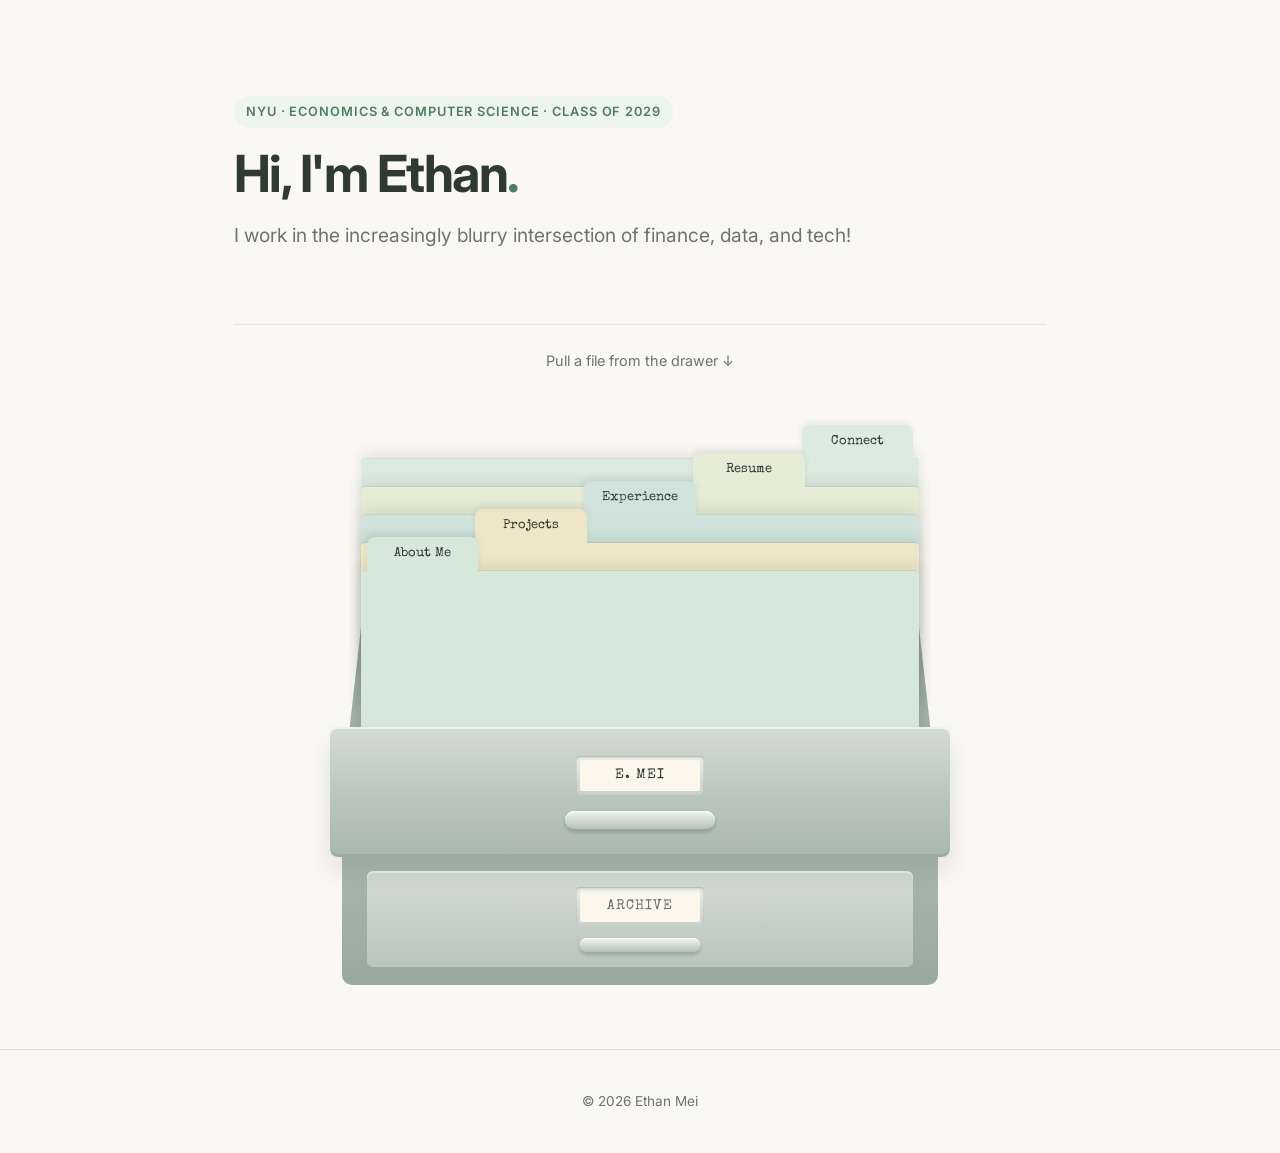
<file: index.html>
<!DOCTYPE html>
<html lang="en">
<head>
  <meta charset="UTF-8">
  <meta name="viewport" content="width=device-width, initial-scale=1.0">
  <title>Ethan Mei</title>
  <meta name="description" content="Ethan Mei — Economics & Computer Science at NYU. Finance, data, and tech.">
  <link rel="preconnect" href="https://fonts.googleapis.com">
  <link rel="preconnect" href="https://fonts.gstatic.com" crossorigin>
  <link href="https://fonts.googleapis.com/css2?family=Inter:wght@400;500;600;700&family=Special+Elite&display=swap" rel="stylesheet">
  <link rel="stylesheet" href="style.css">
</head>
<body>


  <main>

    <section class="hero">
      <p class="eyebrow">NYU · Economics &amp; Computer Science · Class of 2029</p>
      <h1>Hi, I'm Ethan<span class="red">.</span></h1>
      <p class="lead">I work in the increasingly blurry intersection of finance, data, and tech!</p>
    </section>

    
    <section class="cabinet-section">
      <p class="cabinet-hint">Pull a file from the drawer ↓</p>
      <div class="cabinet">
        <div class="drawer">
          <div class="drawer-back"></div>

          <button class="f-in connect" data-open="connect" aria-label="Open Connect with me folder">
            <span class="f-body"></span><span class="f-tab"><span>Connect</span></span>
            <span class="peek">click to open</span>
          </button>
          <button class="f-in resume" data-open="resume" aria-label="Open Resume folder">
            <span class="f-body"></span><span class="f-tab"><span>Resume</span></span>
            <span class="peek">click to open</span>
          </button>
          <button class="f-in exp" data-open="experience" aria-label="Open Experience folder">
            <span class="f-body"></span><span class="f-tab"><span>Experience</span></span>
            <span class="peek">click to open</span>
          </button>
          <button class="f-in proj" data-open="projects" aria-label="Open Projects folder">
            <span class="f-body"></span><span class="f-tab"><span>Projects</span></span>
            <span class="peek">click to open</span>
          </button>
          <button class="f-in about" data-open="about" aria-label="Open About Me folder">
            <span class="f-body"></span><span class="f-tab"><span>About Me</span></span>
            <span class="peek">click to open</span>
          </button>

          <div class="drawer-front">
            <div class="label-holder"><span>E. MEI</span></div>
            <div class="handle"></div>
          </div>
        </div>
        <div class="cabinet-body">
          <div class="closed-drawer">
            <div class="label-holder"><span>ARCHIVE</span></div>
            <div class="handle"></div>
          </div>
        </div>
      </div>
    </section>

  </main>

  <footer>
    <p>© 2026 Ethan Mei</p>
  </footer>

  <div class="overlay" id="overlay">
    <div class="scrim"></div>

    <div class="ofolder about" id="panel-about" role="dialog" aria-label="About Me">
      <div class="o-tab">About Me</div>
      <div class="o-back">
        <button class="close-btn" aria-label="Close folder">×</button>
        <div class="o-paper">

    <section >
      <h1>About Me<span class="red">.</span></h1>
    </section>

    <section id="about">
      <p>
        I'm a sophomore at NYU's College of Arts and Science studying Economics &amp; Computer
        Science. I'm originally from the D.C. area, but I call Toronto, Canada home.
      </p>
      <p>
        I love working on problems that need both a financial and a technical lens. That means
        building datasets from 10-Ks, modeling in Excel and Python, and turning the results into
        a clear investment case.
      </p>
      <p>
        I've also spent years on the entrepreneurial side. I founded an AI education venture that
        reached 100+ teachers across 3 continents, and I've pitched business strategies to
        representatives from Amazon and Walmart.
      </p>
      <p>
        I'm not just a CS and finance nerd! I've been boxing for 4 years, and I love playing the
        violin, lifting, cooking, and watching way too much Formula 1 (go Red Bull).
      </p>
    </section>

    <section id="skills">
      <h2>Education &amp; Skills</h2>

      <div class="item">
        <div class="item-head">
          <h3>New York University, College of Arts and Science</h3>
          <span>Graduating May 2029</span>
        </div>
        <p class="role">B.A. Computer Science &amp; Economics</p>
        <p>Coursework: Data Structures, Calculus II</p>
      </div>

      <div class="item">
        <div class="item-head"><h3>Languages &amp; Libraries</h3></div>
        <ul class="tags" style="margin-top:10px">
          <li>Python</li><li>Java</li><li>Swift</li><li>SQL</li>
          <li>SwiftUI</li>
          <li>Pandas</li><li>XGBoost</li><li>PyTorch</li>
        </ul>
      </div>

      <div class="item">
        <div class="item-head"><h3>Finance &amp; Machine Learning</h3></div>
        <ul class="tags" style="margin-top:10px">
          <li>Excel financial modeling</li><li>DCF</li><li>Three-statement models</li>
          <li>Supervised learning</li><li>Gradient-boosted trees</li>
          <li>Model evaluation (AUC)</li><li>Computer vision</li><li>Statistics</li>
        </ul>
      </div>

      <div class="item">
        <div class="item-head"><h3>Certifications</h3></div>
        <p style="margin-top:6px">
          Supervised Machine Learning: Regression and Classification (Coursera) ·
          Wall Street Prep (accounting, financial statement modeling, DCF)
        </p>
      </div>
    </section>


        </div>
        <div class="o-cover">About Me</div>
      </div>
    </div>

    <div class="ofolder proj" id="panel-projects" role="dialog" aria-label="Projects">
      <div class="o-tab">Projects</div>
      <div class="o-back">
        <button class="close-btn" aria-label="Close folder">×</button>
        <div class="o-paper">

    <section >
      <h1>Projects<span class="red">.</span></h1>
      <p class="lead">Pick a file to open it.</p>
    </section>

    <section>
      <div class="files">
        <a class="file" href="project-mchat.html">
          <span class="fname">mchat</span>
          <h3>MChat</h3>
          <p>A private, on-device AI chat app for Mac that answers from my own notes and files, with cited sources.</p>
          <span class="open">Open file →</span>
        </a>
        <a class="file" href="project-reit.html">
          <span class="fname">reit_expansion_model</span>
          <h3>Retail REIT Submarket Expansion Model</h3>
          <p>Where should Federal Realty expand next? Scored ~1,400 U.S. submarkets using 10-K and Census data.</p>
          <span class="open">Open file →</span>
        </a>
        <a class="file" href="project-pocdoc.html">
          <span class="fname">pocdoc</span>
          <h3>PocDoc</h3>
          <p>An AI app that estimates injury severity. Won Audience Favorite at TKS Moonshot.</p>
          <span class="open">Open file →</span>
        </a>
        <a class="file" href="project-dcf.html">
          <span class="fname">three_statement_and_dcf</span>
          <h3>Three-Statement &amp; DCF Models</h3>
          <p>Three-statement and DCF models built in Excel through Wall Street Prep.</p>
          <span class="open">Open file →</span>
        </a>
        <a class="file" href="project-eduai.html">
          <span class="fname">eduai_empowerment</span>
          <h3>EduAI Empowerment</h3>
          <p>An AI education venture: 8 workshops, 8 schools, 3 continents, 100+ teachers.</p>
          <span class="open">Open file →</span>
        </a>
      </div>
    </section>

        </div>
        <div class="o-cover">Projects</div>
      </div>
    </div>

    <div class="ofolder exp" id="panel-experience" role="dialog" aria-label="Experience">
      <div class="o-tab">Experience</div>
      <div class="o-back">
        <button class="close-btn" aria-label="Close folder">×</button>
        <div class="o-paper">

    <section >
      <h1>Experience<span class="red">.</span></h1>
      <p class="lead">Everything I've worked on and led, from 2022 to now.</p>
    </section>

    <section>
      <div class="timeline-controls">
        <span class="hint">Scroll sideways or use the arrows →</span>
        <div class="arrows">
          <button class="arrow" id="prev" aria-label="Earlier">←</button>
          <button class="arrow" id="next" aria-label="Later">→</button>
        </div>
      </div>
      <div class="timeline" id="timeline">
        <div class="t-item">
          <span class="t-dot"></span><span class="t-date">Sep 2022</span>
          <div class="t-card">
            <span class="t-tag">Pitching</span>
            <h3>Corporate Strategy Pitches (TKS)</h3>
            <p class="role">Finalist</p>
            <ul><li>Finalist out of 25 teams with a Gen Z engagement strategy for Alexa, pitched in person to Amazon.</li><li>Finalist out of 25 teams with a gamified shopping concept, pitched to a Walmart VP.</li></ul>
          </div>
        </div>
        <div class="t-item">
          <span class="t-dot"></span><span class="t-date">Dec 2022</span>
          <div class="t-card">
            <span class="t-tag">Startup</span>
            <h3>PocDoc</h3>
            <p class="role">Co-Founder</p>
            <ul><li>Won Audience Favorite out of 20 teams at TKS Moonshot.</li><li>Built the prototype with GPT-3.5 and a custom computer vision model.</li></ul>
          </div>
        </div>
        <div class="t-item">
          <span class="t-dot"></span><span class="t-date">Mar 2024</span>
          <div class="t-card">
            <span class="t-tag">Startup</span>
            <h3>EduAI Empowerment LLC</h3>
            <p class="role">Founder</p>
            <ul><li>8 workshops at 8 schools on 3 continents, reaching 100+ teachers.</li><li>Designed a curriculum educators deliver on their own.</li></ul>
          </div>
        </div>
        <div class="t-item">
          <span class="t-dot"></span><span class="t-date">Jun 2024</span>
          <div class="t-card">
            <span class="t-tag">Finance</span>
            <h3>Personal Investing</h3>
            <p class="role">Self-Directed</p>
            <ul><li>Portfolio of individual equities and sector ETFs (financials, energy, utilities, semiconductors).</li><li>Form sector-level theses and track positions actively.</li></ul>
          </div>
        </div>
        <div class="t-item">
          <span class="t-dot"></span><span class="t-date">Aug 2024</span>
          <div class="t-card">
            <span class="t-tag">Leadership</span>
            <h3>AI4ALL Club</h3>
            <p class="role">Founder &amp; President</p>
            <ul><li>Launched my high school's first AI club and grew it to 20+ active members.</li><li>Took members from zero to building working models, and ran hackathons.</li></ul>
          </div>
        </div>
        <div class="t-item">
          <span class="t-dot"></span><span class="t-date">Jun 2026</span>
          <div class="t-card">
            <span class="t-tag">Finance</span>
            <h3>Wall Street Prep</h3>
            <p class="role">Self-Study Certification</p>
            <ul><li>Accounting, financial statement modeling, and DCF modules.</li><li>Built three-statement and DCF models in Excel.</li></ul>
          </div>
        </div>
        <div class="t-item">
          <span class="t-dot"></span><span class="t-date">Jun 2026</span>
          <div class="t-card">
            <span class="t-tag">Finance · Data</span>
            <h3>Retail REIT Expansion Model</h3>
            <p class="role">Independent Researcher</p>
            <ul><li>Built a dataset of all 107 FRT properties from the FY2025 10-K.</li><li>Scored ~1,400 ZIP-code submarkets on expansion fit with Census data.</li></ul>
          </div>
        </div>
        <div class="t-item">
          <span class="t-dot"></span><span class="t-date">Nov 2026</span>
          <div class="t-card">
            <span class="t-tag">AI · Software</span>
            <h3>MChat</h3>
            <p class="role">Solo Developer</p>
            <ul><li>Built a native Mac app that runs Apple's on-device AI model privately, with no cloud.</li><li>Added hybrid search over my notes and files so answers cite their sources.</li></ul>
          </div>
        </div>
      </div>
    </section>

        </div>
        <div class="o-cover">Experience</div>
      </div>
    </div>

    <div class="ofolder resume" id="panel-resume" role="dialog" aria-label="Resume">
      <div class="o-tab">Resume</div>
      <div class="o-back">
        <button class="close-btn" aria-label="Close folder">×</button>
        <div class="o-paper">

    <section>
      <h1>Resume<span class="red">.</span></h1>
      <div class="buttons" style="margin-top:14px">
        <a class="btn primary" href="resume.pdf" download>Download PDF</a>
        <a class="btn" href="resume.pdf" target="_blank">Open in new tab</a>
      </div>
      <iframe class="resume-frame" data-src="resume.pdf" title="Ethan Mei resume"></iframe>
    </section>
        </div>
        <div class="o-cover">Resume</div>
      </div>
    </div>

    <div class="ofolder connect" id="panel-connect" role="dialog" aria-label="Connect with me">
      <div class="o-tab">Connect with me</div>
      <div class="o-back">
        <button class="close-btn" aria-label="Close folder">×</button>
        <div class="o-paper">

    <section>
      <h1>Connect with me<span class="red">.</span></h1>
      <p class="lead" style="margin-bottom:28px">The best way to reach me is by email or LinkedIn. I'm always happy to chat.</p>
      <div class="contact-grid">
        <a class="contact-card" href="mailto:ethanmei61@gmail.com"><strong>Email</strong><span class="sub">ethanmei61@gmail.com</span></a>
        <a class="contact-card" href="https://www.linkedin.com/in/ethan-mei-a862a8259/" target="_blank"><strong>LinkedIn</strong><span class="sub">Ethan Mei</span></a>
        <a class="contact-card" href="https://github.com/WOTBGod" target="_blank"><strong>GitHub</strong><span class="sub">@WOTBGod</span></a>
      </div>
    </section>
        </div>
        <div class="o-cover">Connect with me</div>
      </div>
    </div>
  </div>

  <script>
    const overlay = document.getElementById('overlay');
    const panels = ['about', 'projects', 'experience', 'resume', 'connect'];

    function openFolder(name) {
      if (!panels.includes(name)) return closeFolder(false);
      document.querySelectorAll('.ofolder').forEach(p => p.classList.remove('show'));
      const p = document.getElementById('panel-' + name);
      void p.offsetWidth;                     // restart the opening animation
      p.classList.add('show');
      const frame = p.querySelector('iframe[data-src]');
      if (frame && !frame.src) frame.src = frame.dataset.src;
      overlay.classList.add('show');
      overlay.scrollTop = 0;
      document.body.classList.add('locked');
      if (location.hash !== '#' + name) history.replaceState(null, '', '#' + name);
    }
    function closeFolder(updateUrl = true) {
      overlay.classList.remove('show');
      document.querySelectorAll('.ofolder').forEach(p => p.classList.remove('show'));
      document.body.classList.remove('locked');
      if (updateUrl) history.replaceState(null, '', location.pathname);
    }

    document.querySelectorAll('[data-open]').forEach(b =>
      b.addEventListener('click', () => openFolder(b.dataset.open)));
    document.querySelectorAll('.close-btn, .scrim').forEach(b =>
      b.addEventListener('click', () => closeFolder()));
    document.addEventListener('keydown', e => { if (e.key === 'Escape') closeFolder(); });

    // nav links (index.html#about etc.) open the matching folder
    window.addEventListener('hashchange', () => openFolder(location.hash.slice(1)));
    if (location.hash) openFolder(location.hash.slice(1));

    // experience timeline arrows
    const tl = document.getElementById('timeline');
    const step = () => tl.querySelector('.t-item').offsetWidth + 24;
    document.getElementById('prev').onclick = () => tl.scrollBy({ left: -step() });
    document.getElementById('next').onclick = () => tl.scrollBy({ left: step() });
  </script>
</body>
</html>
</file>
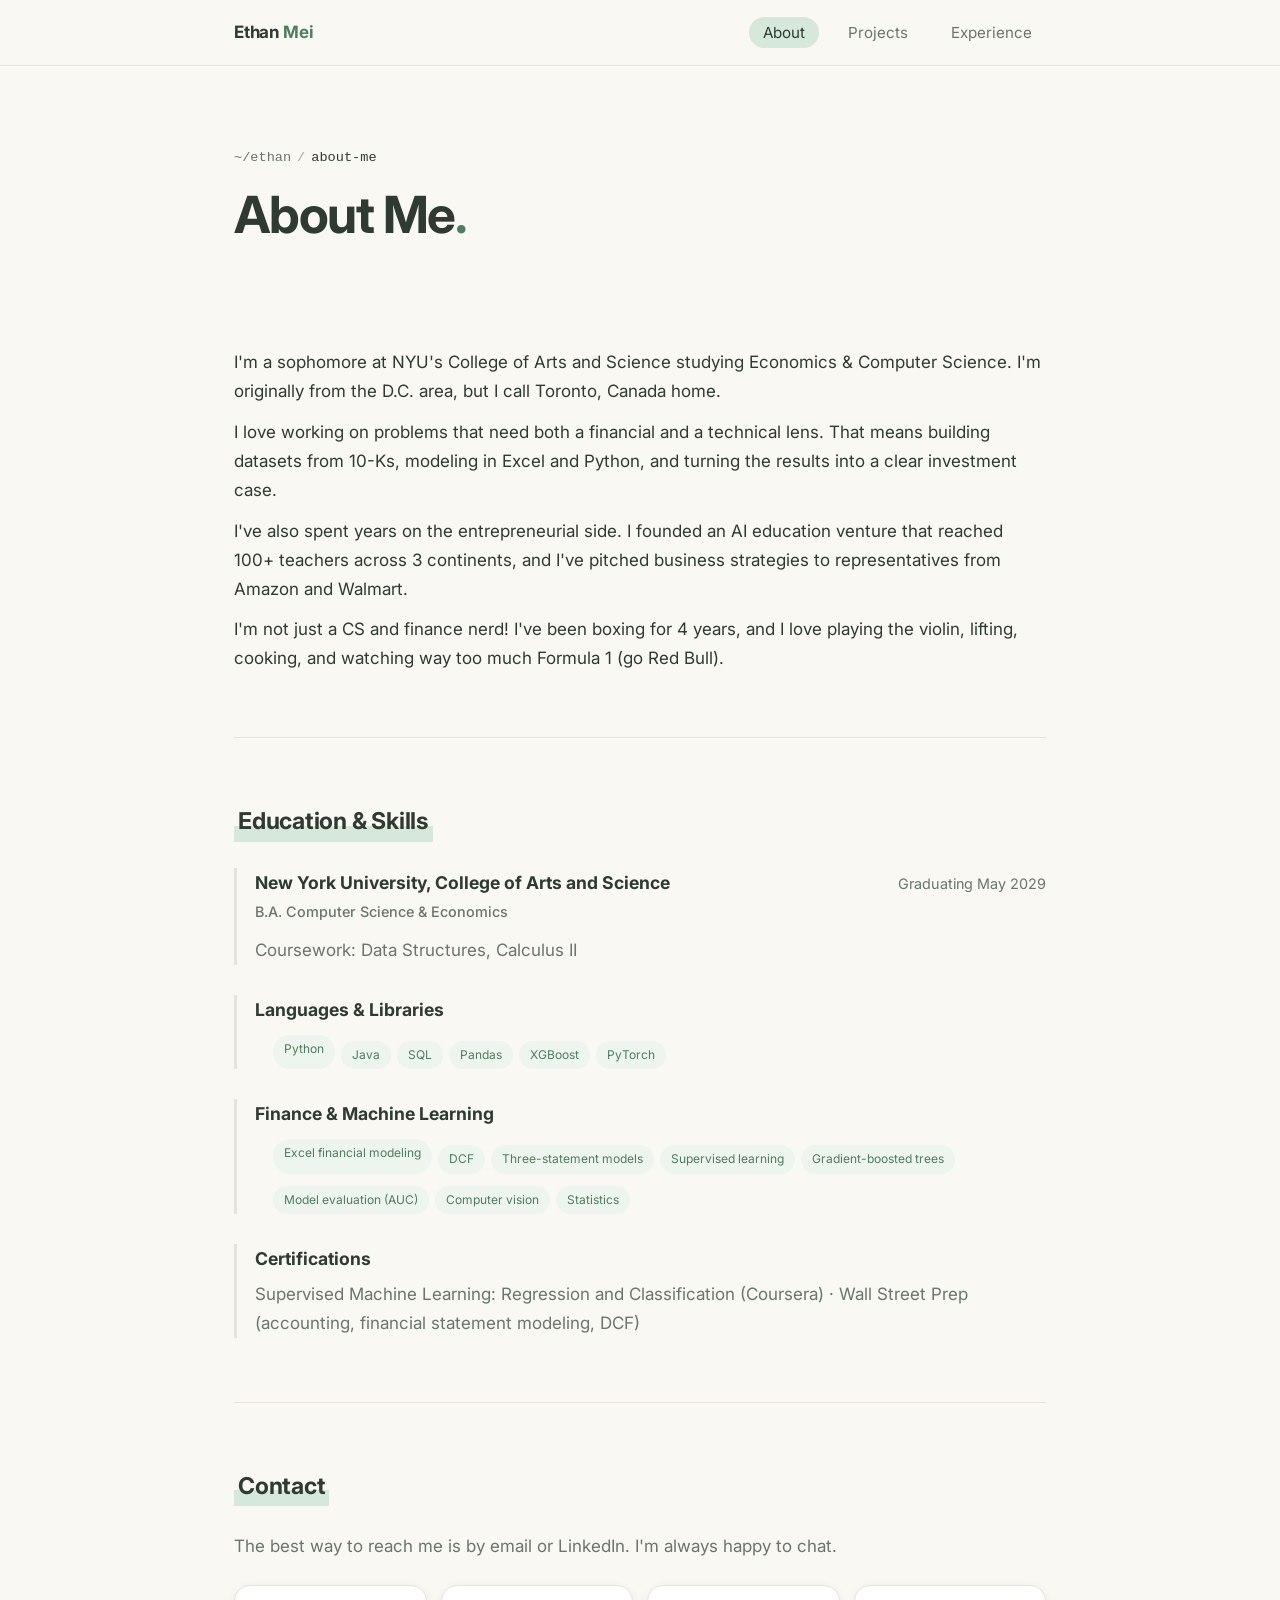
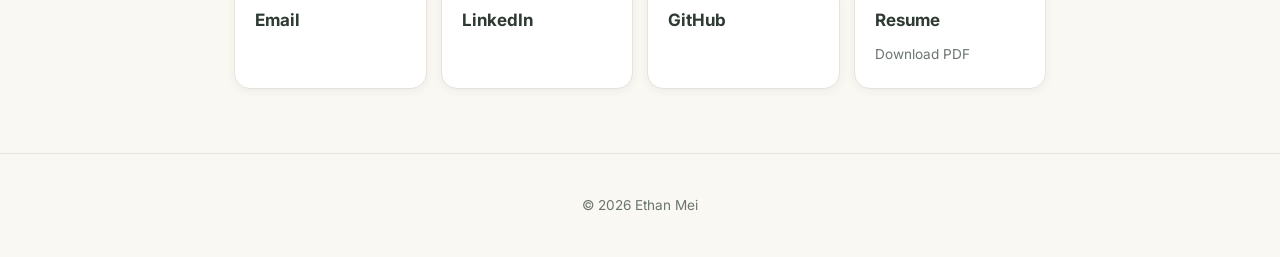
<file: about.html>
<!DOCTYPE html>
<html lang="en">
<head>
  <meta charset="UTF-8">
  <meta name="viewport" content="width=device-width, initial-scale=1.0">
  <title>About — Ethan Mei</title>
  <meta name="description" content="About Ethan Mei: education, skills, and contact.">
  <link rel="preconnect" href="https://fonts.googleapis.com">
  <link rel="preconnect" href="https://fonts.gstatic.com" crossorigin>
  <link href="https://fonts.googleapis.com/css2?family=Inter:wght@400;500;600;700&display=swap" rel="stylesheet">
  <link rel="stylesheet" href="style.css">
</head>
<body>

  <div class="nav-wrap">
    <header class="nav">
      <a href="index.html" class="logo">Ethan <span>Mei</span></a>
      <nav>
        <a href="about.html" class="active">About</a>
        <a href="projects.html">Projects</a>
        <a href="experience.html">Experience</a>
      </nav>
    </header>
  </div>

  <main>

    <section class="page-header">
      <p class="crumbs"><a href="index.html">~/ethan</a><span class="sep">/</span><span class="here">about-me</span></p>
      <h1>About Me<span class="red">.</span></h1>
    </section>

    <section id="about">
      <p>
        I'm a sophomore at NYU's College of Arts and Science studying Economics &amp; Computer
        Science. I'm originally from the D.C. area, but I call Toronto, Canada home.
      </p>
      <p>
        I love working on problems that need both a financial and a technical lens. That means
        building datasets from 10-Ks, modeling in Excel and Python, and turning the results into
        a clear investment case.
      </p>
      <p>
        I've also spent years on the entrepreneurial side. I founded an AI education venture that
        reached 100+ teachers across 3 continents, and I've pitched business strategies to
        representatives from Amazon and Walmart.
      </p>
      <p>
        I'm not just a CS and finance nerd! I've been boxing for 4 years, and I love playing the
        violin, lifting, cooking, and watching way too much Formula 1 (go Red Bull).
      </p>
    </section>

    <section id="skills">
      <h2>Education &amp; Skills</h2>

      <div class="item">
        <div class="item-head">
          <h3>New York University, College of Arts and Science</h3>
          <span>Graduating May 2029</span>
        </div>
        <p class="role">B.A. Computer Science &amp; Economics</p>
        <p>Coursework: Data Structures, Calculus II</p>
      </div>

      <div class="item">
        <div class="item-head"><h3>Languages &amp; Libraries</h3></div>
        <ul class="tags" style="margin-top:10px">
          <li>Python</li><li>Java</li><li>SQL</li>
          <li>Pandas</li><li>XGBoost</li><li>PyTorch</li>
        </ul>
      </div>

      <div class="item">
        <div class="item-head"><h3>Finance &amp; Machine Learning</h3></div>
        <ul class="tags" style="margin-top:10px">
          <li>Excel financial modeling</li><li>DCF</li><li>Three-statement models</li>
          <li>Supervised learning</li><li>Gradient-boosted trees</li>
          <li>Model evaluation (AUC)</li><li>Computer vision</li><li>Statistics</li>
        </ul>
      </div>

      <div class="item">
        <div class="item-head"><h3>Certifications</h3></div>
        <p style="margin-top:6px">
          Supervised Machine Learning: Regression and Classification (Coursera) ·
          Wall Street Prep (accounting, financial statement modeling, DCF)
        </p>
      </div>
    </section>

    <section id="contact">
      <h2>Contact</h2>
      <p style="color:var(--muted); margin-bottom:24px">
        The best way to reach me is by email or LinkedIn. I'm always happy to chat.
      </p>
      <div class="contact-grid">
        <a class="contact-card" href="mailto:ethanmei61@gmail.com"><strong>Email</strong></a>
        <a class="contact-card" href="https://www.linkedin.com/in/ethan-mei-a862a8259/" target="_blank"><strong>LinkedIn</strong></a>
        <a class="contact-card" href="https://github.com/WOTBGod" target="_blank"><strong>GitHub</strong></a>
        <a class="contact-card" href="resume.pdf" target="_blank"><strong>Resume</strong><span>Download PDF</span></a>
      </div>
    </section>

  </main>

  <footer>
    <p>© 2026 Ethan Mei</p>
  </footer>

</body>
</html>
</file>
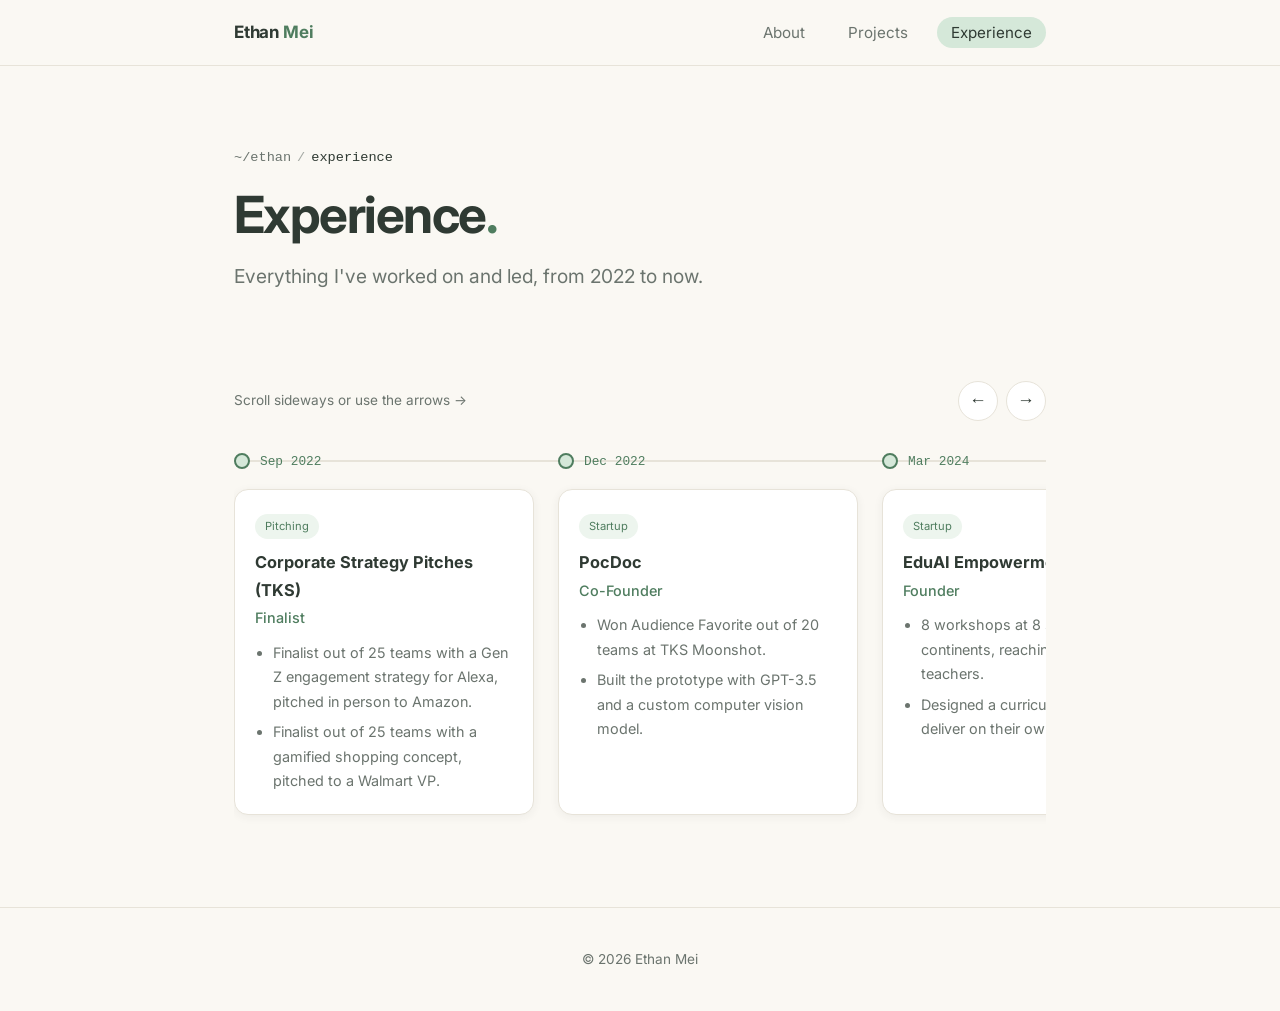
<file: experience.html>
<!DOCTYPE html>
<html lang="en">
<head>
  <meta charset="UTF-8">
  <meta name="viewport" content="width=device-width, initial-scale=1.0">
  <title>Experience — Ethan Mei</title>
  <meta name="description" content="Ethan Mei's experience timeline.">
  <link rel="preconnect" href="https://fonts.googleapis.com">
  <link rel="preconnect" href="https://fonts.gstatic.com" crossorigin>
  <link href="https://fonts.googleapis.com/css2?family=Inter:wght@400;500;600;700&display=swap" rel="stylesheet">
  <link rel="stylesheet" href="style.css">
</head>
<body>

  <div class="nav-wrap">
    <header class="nav">
      <a href="index.html" class="logo">Ethan <span>Mei</span></a>
      <nav>
        <a href="about.html">About</a>
        <a href="projects.html">Projects</a>
        <a href="experience.html" class="active">Experience</a>
      </nav>
    </header>
  </div>

  <main>

    <section class="page-header">
      <p class="crumbs"><a href="index.html">~/ethan</a><span class="sep">/</span><span class="here">experience</span></p>
      <h1>Experience<span class="red">.</span></h1>
      <p class="lead">Everything I've worked on and led, from 2022 to now.</p>
    </section>

    <section>
      <div class="timeline-controls">
        <span class="hint">Scroll sideways or use the arrows →</span>
        <div class="arrows">
          <button class="arrow" id="prev" aria-label="Earlier">←</button>
          <button class="arrow" id="next" aria-label="Later">→</button>
        </div>
      </div>
      <div class="timeline" id="timeline">
        <div class="t-item">
          <span class="t-dot"></span><span class="t-date">Sep 2022</span>
          <div class="t-card">
            <span class="t-tag">Pitching</span>
            <h3>Corporate Strategy Pitches (TKS)</h3>
            <p class="role">Finalist</p>
            <ul><li>Finalist out of 25 teams with a Gen Z engagement strategy for Alexa, pitched in person to Amazon.</li><li>Finalist out of 25 teams with a gamified shopping concept, pitched to a Walmart VP.</li></ul>
          </div>
        </div>
        <div class="t-item">
          <span class="t-dot"></span><span class="t-date">Dec 2022</span>
          <div class="t-card">
            <span class="t-tag">Startup</span>
            <h3>PocDoc</h3>
            <p class="role">Co-Founder</p>
            <ul><li>Won Audience Favorite out of 20 teams at TKS Moonshot.</li><li>Built the prototype with GPT-3.5 and a custom computer vision model.</li></ul>
          </div>
        </div>
        <div class="t-item">
          <span class="t-dot"></span><span class="t-date">Mar 2024</span>
          <div class="t-card">
            <span class="t-tag">Startup</span>
            <h3>EduAI Empowerment LLC</h3>
            <p class="role">Founder</p>
            <ul><li>8 workshops at 8 schools on 3 continents, reaching 100+ teachers.</li><li>Designed a curriculum educators deliver on their own.</li></ul>
          </div>
        </div>
        <div class="t-item">
          <span class="t-dot"></span><span class="t-date">Jun 2024</span>
          <div class="t-card">
            <span class="t-tag">Finance</span>
            <h3>Personal Investing</h3>
            <p class="role">Self-Directed</p>
            <ul><li>Portfolio of individual equities and sector ETFs (financials, energy, utilities, semiconductors).</li><li>Form sector-level theses and track positions actively.</li></ul>
          </div>
        </div>
        <div class="t-item">
          <span class="t-dot"></span><span class="t-date">Aug 2024</span>
          <div class="t-card">
            <span class="t-tag">Leadership</span>
            <h3>AI4ALL Club</h3>
            <p class="role">Founder &amp; President</p>
            <ul><li>Launched my high school's first AI club and grew it to 20+ active members.</li><li>Took members from zero to building working models, and ran hackathons.</li></ul>
          </div>
        </div>
        <div class="t-item">
          <span class="t-dot"></span><span class="t-date">Jun 2026</span>
          <div class="t-card">
            <span class="t-tag">Finance</span>
            <h3>Wall Street Prep</h3>
            <p class="role">Self-Study Certification</p>
            <ul><li>Accounting, financial statement modeling, and DCF modules.</li><li>Built three-statement and DCF models in Excel.</li></ul>
          </div>
        </div>
        <div class="t-item">
          <span class="t-dot"></span><span class="t-date">Jun 2026</span>
          <div class="t-card">
            <span class="t-tag">Finance · Data</span>
            <h3>Retail REIT Expansion Model</h3>
            <p class="role">Independent Researcher</p>
            <ul><li>Built a dataset of all 107 FRT properties from the FY2025 10-K.</li><li>Scored ~1,400 ZIP-code submarkets on expansion fit with Census data.</li></ul>
          </div>
        </div>
      </div>
    </section>

  </main>

  <footer>
    <p>© 2026 Ethan Mei</p>
  </footer>

  <script>
    const tl = document.getElementById('timeline');
    const step = () => tl.querySelector('.t-item').offsetWidth + 24;
    document.getElementById('prev').onclick = () => tl.scrollBy({ left: -step() });
    document.getElementById('next').onclick = () => tl.scrollBy({ left: step() });
  </script>
</body>
</html>
</file>
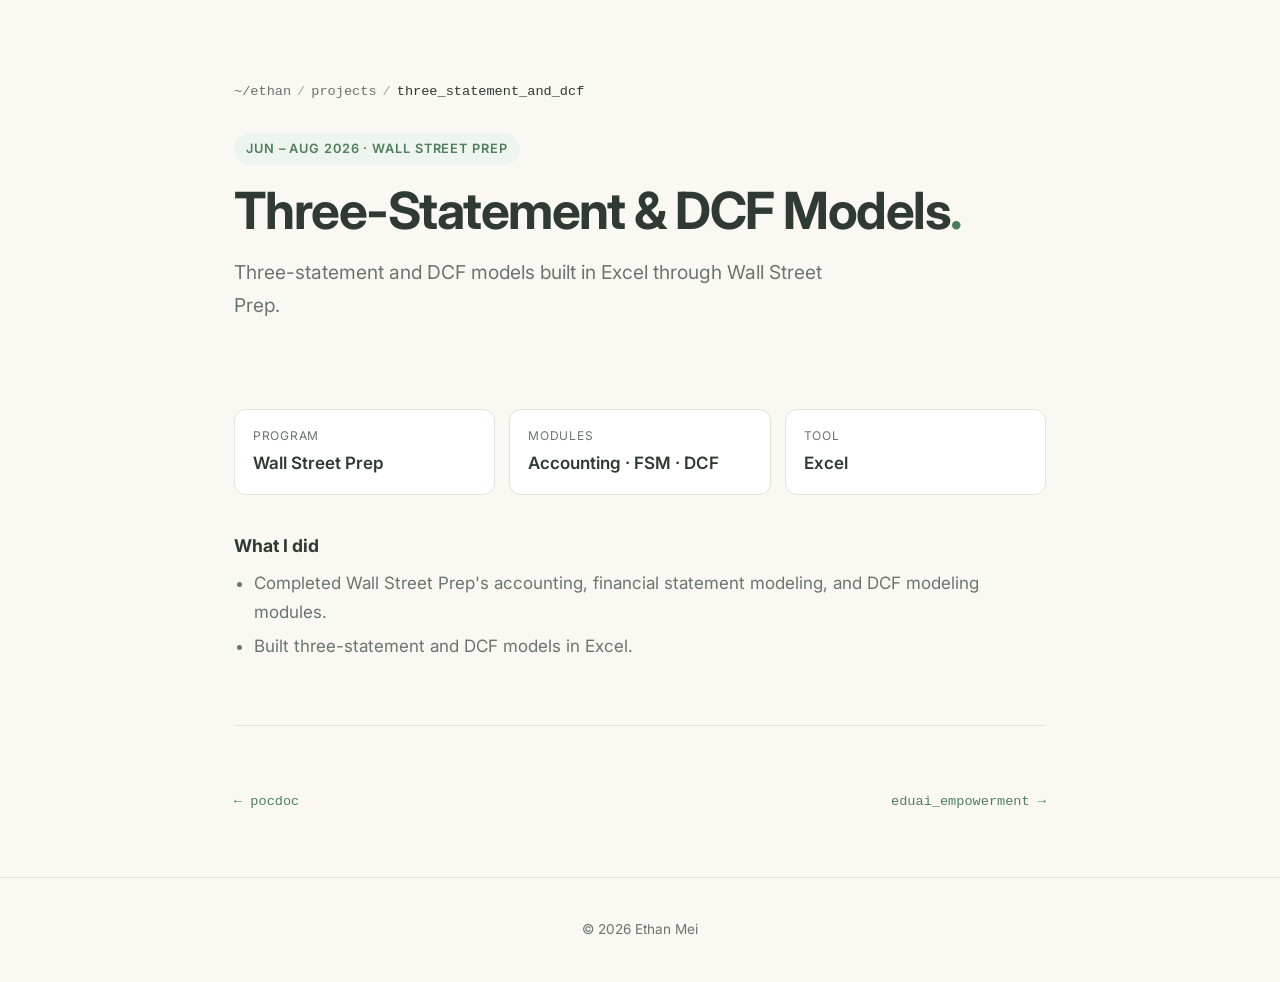
<file: project-dcf.html>
<!DOCTYPE html>
<html lang="en">
<head>
  <meta charset="UTF-8">
  <meta name="viewport" content="width=device-width, initial-scale=1.0">
  <title>Three-Statement & DCF Models — Ethan Mei</title>
  <meta name="description" content="Three-statement and DCF models built in Excel through Wall Street Prep.">
  <link rel="preconnect" href="https://fonts.googleapis.com">
  <link rel="preconnect" href="https://fonts.gstatic.com" crossorigin>
  <link href="https://fonts.googleapis.com/css2?family=Inter:wght@400;500;600;700&family=Special+Elite&display=swap" rel="stylesheet">
  <link rel="stylesheet" href="style.css">
</head>
<body>


  <main>

    <section class="page-header">
      <p class="crumbs"><a href="index.html">~/ethan</a><span class="sep">/</span><a href="index.html#projects">projects</a><span class="sep">/</span><span class="here">three_statement_and_dcf</span></p>
      <p class="eyebrow">Jun – Aug 2026 · Wall Street Prep</p>
      <h1>Three-Statement &amp; DCF Models<span class="red">.</span></h1>
      <p class="lead">Three-statement and DCF models built in Excel through Wall Street Prep.</p>
    </section>

    <section>
      <div class="facts">
        <div class="fact"><div class="label">Program</div><div class="value">Wall Street Prep</div></div>
        <div class="fact"><div class="label">Modules</div><div class="value">Accounting · FSM · DCF</div></div>
        <div class="fact"><div class="label">Tool</div><div class="value">Excel</div></div>
      </div>
      <div class="doc-section">
        <h3>What I did</h3>
        <ul>
          <li>Completed Wall Street Prep's accounting, financial statement modeling, and DCF modeling modules.</li>
          <li>Built three-statement and DCF models in Excel.</li>
        </ul>
      </div>
      <!-- Tip: add which company you modeled and a screenshot of the model here. -->

    </section>

    <section>
      <div class="file-nav">
        <a href="project-pocdoc.html">← pocdoc</a>
        <a href="project-eduai.html">eduai_empowerment →</a>
      </div>
    </section>

  </main>

  <footer>
    <p>© 2026 Ethan Mei</p>
  </footer>

</body>
</html>
</file>
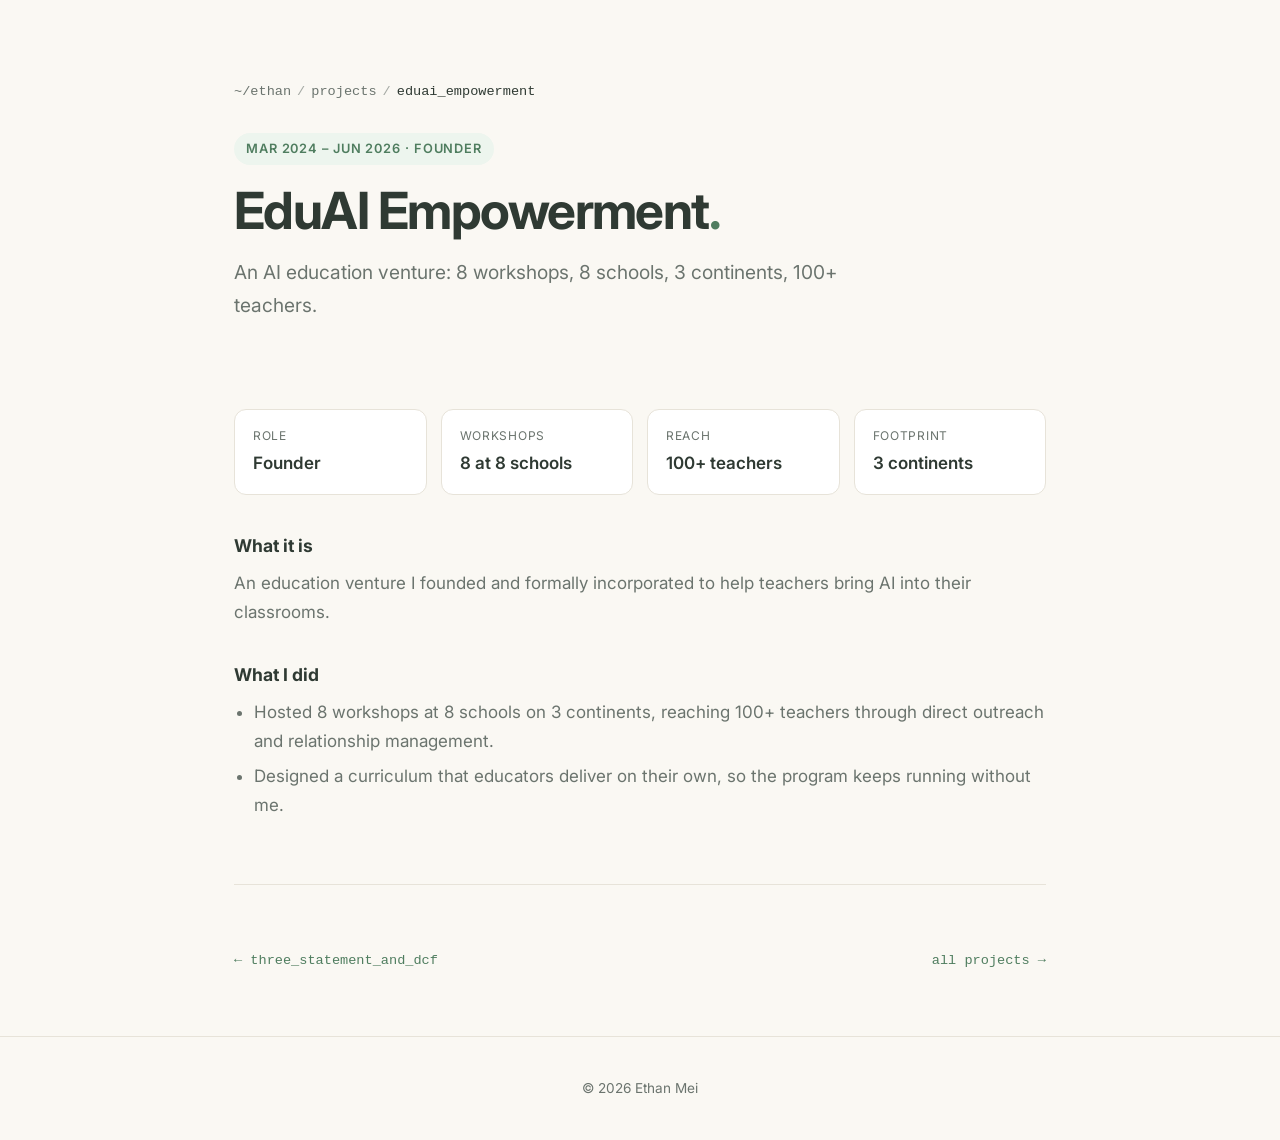
<file: project-eduai.html>
<!DOCTYPE html>
<html lang="en">
<head>
  <meta charset="UTF-8">
  <meta name="viewport" content="width=device-width, initial-scale=1.0">
  <title>EduAI Empowerment — Ethan Mei</title>
  <meta name="description" content="An AI education venture: 8 workshops, 8 schools, 3 continents, 100+ teachers.">
  <link rel="preconnect" href="https://fonts.googleapis.com">
  <link rel="preconnect" href="https://fonts.gstatic.com" crossorigin>
  <link href="https://fonts.googleapis.com/css2?family=Inter:wght@400;500;600;700&family=Special+Elite&display=swap" rel="stylesheet">
  <link rel="stylesheet" href="style.css">
</head>
<body>


  <main>

    <section class="page-header">
      <p class="crumbs"><a href="index.html">~/ethan</a><span class="sep">/</span><a href="index.html#projects">projects</a><span class="sep">/</span><span class="here">eduai_empowerment</span></p>
      <p class="eyebrow">Mar 2024 – Jun 2026 · Founder</p>
      <h1>EduAI Empowerment<span class="red">.</span></h1>
      <p class="lead">An AI education venture: 8 workshops, 8 schools, 3 continents, 100+ teachers.</p>
    </section>

    <section>
      <div class="facts">
        <div class="fact"><div class="label">Role</div><div class="value">Founder</div></div>
        <div class="fact"><div class="label">Workshops</div><div class="value">8 at 8 schools</div></div>
        <div class="fact"><div class="label">Reach</div><div class="value">100+ teachers</div></div>
        <div class="fact"><div class="label">Footprint</div><div class="value">3 continents</div></div>
      </div>
      <div class="doc-section">
        <h3>What it is</h3>
        <p>An education venture I founded and formally incorporated to help teachers bring AI into their classrooms.</p>
      </div>
      <div class="doc-section">
        <h3>What I did</h3>
        <ul>
          <li>Hosted 8 workshops at 8 schools on 3 continents, reaching 100+ teachers through direct outreach and relationship management.</li>
          <li>Designed a curriculum that educators deliver on their own, so the program keeps running without me.</li>
        </ul>
      </div>

    </section>

    <section>
      <div class="file-nav">
        <a href="project-dcf.html">← three_statement_and_dcf</a>
        <a href="index.html#projects">all projects →</a>
      </div>
    </section>

  </main>

  <footer>
    <p>© 2026 Ethan Mei</p>
  </footer>

</body>
</html>
</file>
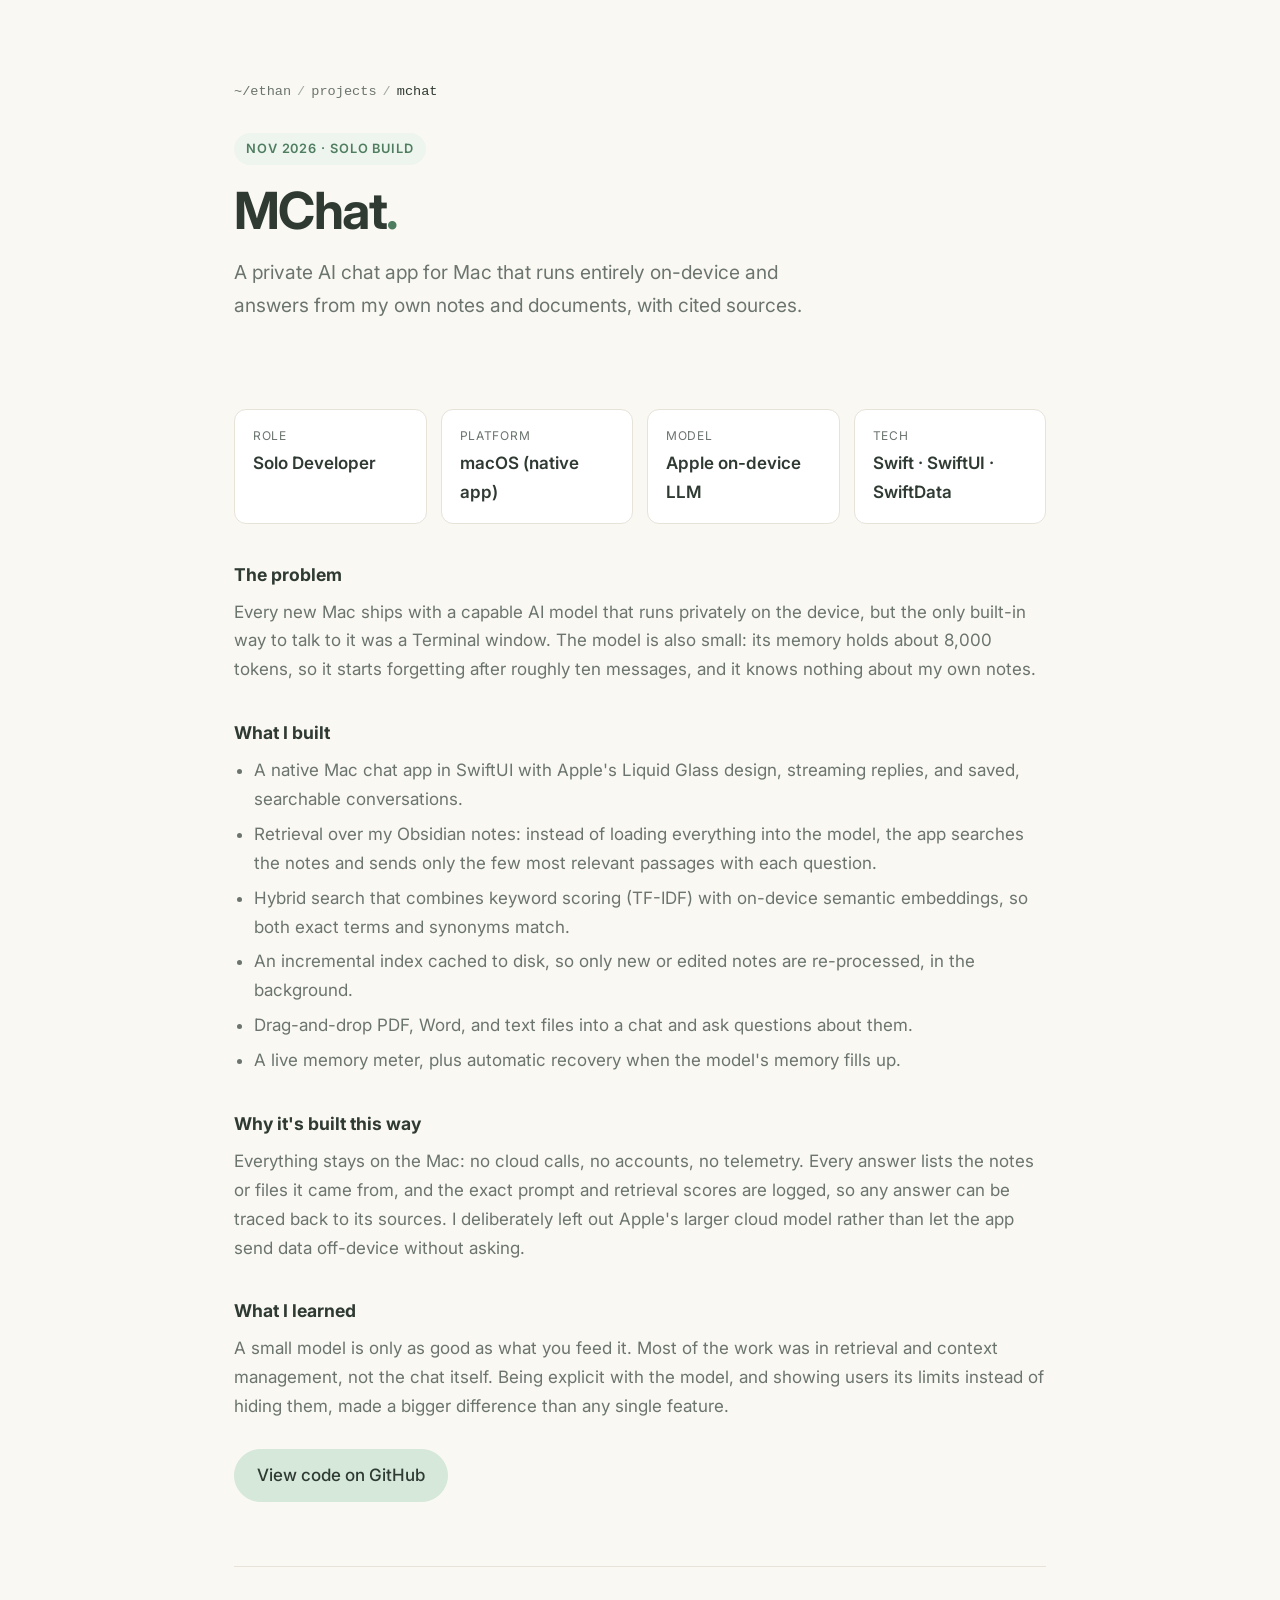
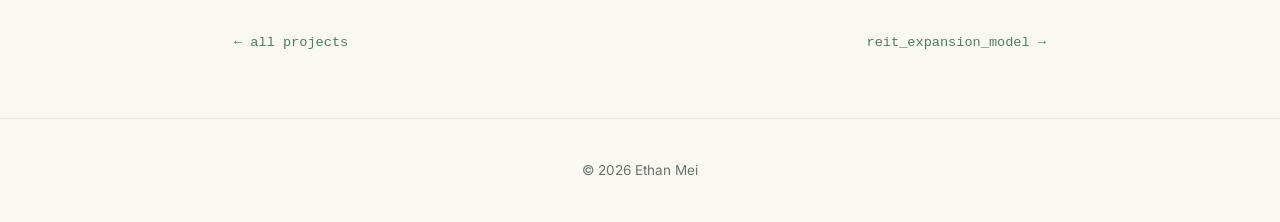
<file: project-mchat.html>
<!DOCTYPE html>
<html lang="en">
<head>
  <meta charset="UTF-8">
  <meta name="viewport" content="width=device-width, initial-scale=1.0">
  <title>MChat — Ethan Mei</title>
  <meta name="description" content="A private AI chat app for Mac that runs entirely on-device and answers from your own notes and documents, with cited sources.">
  <link rel="preconnect" href="https://fonts.googleapis.com">
  <link rel="preconnect" href="https://fonts.gstatic.com" crossorigin>
  <link href="https://fonts.googleapis.com/css2?family=Inter:wght@400;500;600;700&family=Special+Elite&display=swap" rel="stylesheet">
  <link rel="stylesheet" href="style.css">
</head>
<body>


  <main>

    <section class="page-header">
      <p class="crumbs"><a href="index.html">~/ethan</a><span class="sep">/</span><a href="index.html#projects">projects</a><span class="sep">/</span><span class="here">mchat</span></p>
      <p class="eyebrow">Nov 2026 · Solo Build</p>
      <h1>MChat<span class="red">.</span></h1>
      <p class="lead">A private AI chat app for Mac that runs entirely on-device and answers from my own notes and documents, with cited sources.</p>
    </section>

    <section>
      <div class="facts">
        <div class="fact"><div class="label">Role</div><div class="value">Solo Developer</div></div>
        <div class="fact"><div class="label">Platform</div><div class="value">macOS (native app)</div></div>
        <div class="fact"><div class="label">Model</div><div class="value">Apple on-device LLM</div></div>
        <div class="fact"><div class="label">Tech</div><div class="value">Swift · SwiftUI · SwiftData</div></div>
      </div>
      <div class="doc-section">
        <h3>The problem</h3>
        <p>Every new Mac ships with a capable AI model that runs privately on the device, but the only built-in way to talk to it was a Terminal window. The model is also small: its memory holds about 8,000 tokens, so it starts forgetting after roughly ten messages, and it knows nothing about my own notes.</p>
      </div>
      <div class="doc-section">
        <h3>What I built</h3>
        <ul>
          <li>A native Mac chat app in SwiftUI with Apple's Liquid Glass design, streaming replies, and saved, searchable conversations.</li>
          <li>Retrieval over my Obsidian notes: instead of loading everything into the model, the app searches the notes and sends only the few most relevant passages with each question.</li>
          <li>Hybrid search that combines keyword scoring (TF-IDF) with on-device semantic embeddings, so both exact terms and synonyms match.</li>
          <li>An incremental index cached to disk, so only new or edited notes are re-processed, in the background.</li>
          <li>Drag-and-drop PDF, Word, and text files into a chat and ask questions about them.</li>
          <li>A live memory meter, plus automatic recovery when the model's memory fills up.</li>
        </ul>
      </div>
      <div class="doc-section">
        <h3>Why it's built this way</h3>
        <p>Everything stays on the Mac: no cloud calls, no accounts, no telemetry. Every answer lists the notes or files it came from, and the exact prompt and retrieval scores are logged, so any answer can be traced back to its sources. I deliberately left out Apple's larger cloud model rather than let the app send data off-device without asking.</p>
      </div>
      <div class="doc-section">
        <h3>What I learned</h3>
        <p>A small model is only as good as what you feed it. Most of the work was in retrieval and context management, not the chat itself. Being explicit with the model, and showing users its limits instead of hiding them, made a bigger difference than any single feature.</p>
      </div>
      <div class="buttons"><a class="btn primary" href="https://github.com/WOTBGod/MChat" target="_blank">View code on GitHub</a></div>
    </section>

    <section>
      <div class="file-nav">
        <a href="index.html#projects">← all projects</a>
        <a href="project-reit.html">reit_expansion_model →</a>
      </div>
    </section>

  </main>

  <footer>
    <p>© 2026 Ethan Mei</p>
  </footer>

</body>
</html>
</file>
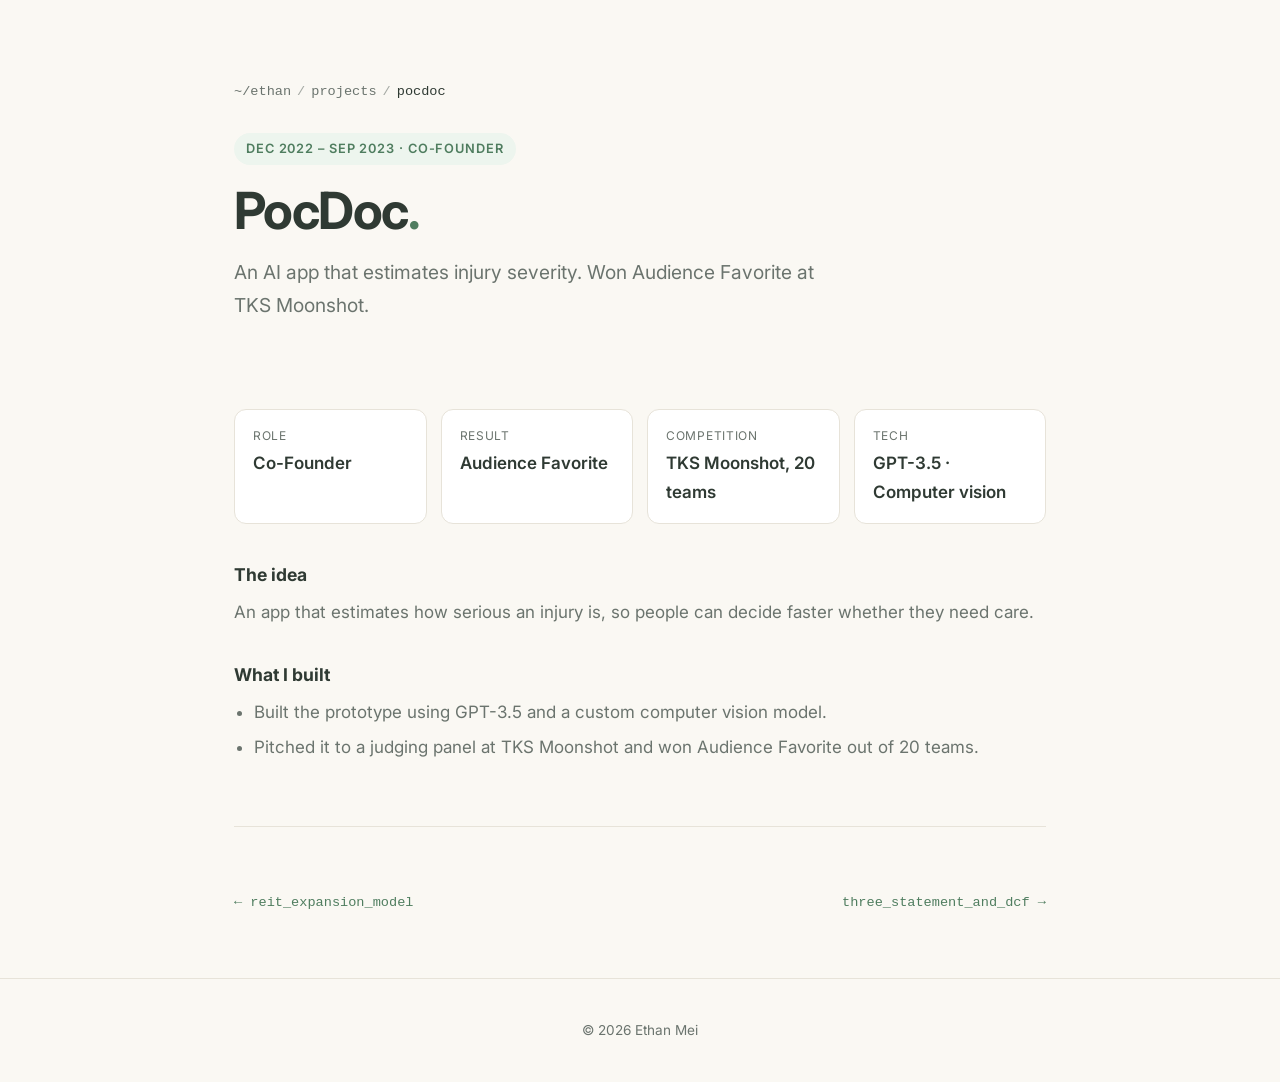
<file: project-pocdoc.html>
<!DOCTYPE html>
<html lang="en">
<head>
  <meta charset="UTF-8">
  <meta name="viewport" content="width=device-width, initial-scale=1.0">
  <title>PocDoc — Ethan Mei</title>
  <meta name="description" content="An AI app that estimates injury severity. Won Audience Favorite at TKS Moonshot.">
  <link rel="preconnect" href="https://fonts.googleapis.com">
  <link rel="preconnect" href="https://fonts.gstatic.com" crossorigin>
  <link href="https://fonts.googleapis.com/css2?family=Inter:wght@400;500;600;700&family=Special+Elite&display=swap" rel="stylesheet">
  <link rel="stylesheet" href="style.css">
</head>
<body>


  <main>

    <section class="page-header">
      <p class="crumbs"><a href="index.html">~/ethan</a><span class="sep">/</span><a href="index.html#projects">projects</a><span class="sep">/</span><span class="here">pocdoc</span></p>
      <p class="eyebrow">Dec 2022 – Sep 2023 · Co-Founder</p>
      <h1>PocDoc<span class="red">.</span></h1>
      <p class="lead">An AI app that estimates injury severity. Won Audience Favorite at TKS Moonshot.</p>
    </section>

    <section>
      <div class="facts">
        <div class="fact"><div class="label">Role</div><div class="value">Co-Founder</div></div>
        <div class="fact"><div class="label">Result</div><div class="value">Audience Favorite</div></div>
        <div class="fact"><div class="label">Competition</div><div class="value">TKS Moonshot, 20 teams</div></div>
        <div class="fact"><div class="label">Tech</div><div class="value">GPT-3.5 · Computer vision</div></div>
      </div>
      <div class="doc-section">
        <h3>The idea</h3>
        <p>An app that estimates how serious an injury is, so people can decide faster whether they need care.</p>
      </div>
      <div class="doc-section">
        <h3>What I built</h3>
        <ul>
          <li>Built the prototype using GPT-3.5 and a custom computer vision model.</li>
          <li>Pitched it to a judging panel at TKS Moonshot and won Audience Favorite out of 20 teams.</li>
        </ul>
      </div>

    </section>

    <section>
      <div class="file-nav">
        <a href="project-reit.html">← reit_expansion_model</a>
        <a href="project-dcf.html">three_statement_and_dcf →</a>
      </div>
    </section>

  </main>

  <footer>
    <p>© 2026 Ethan Mei</p>
  </footer>

</body>
</html>
</file>
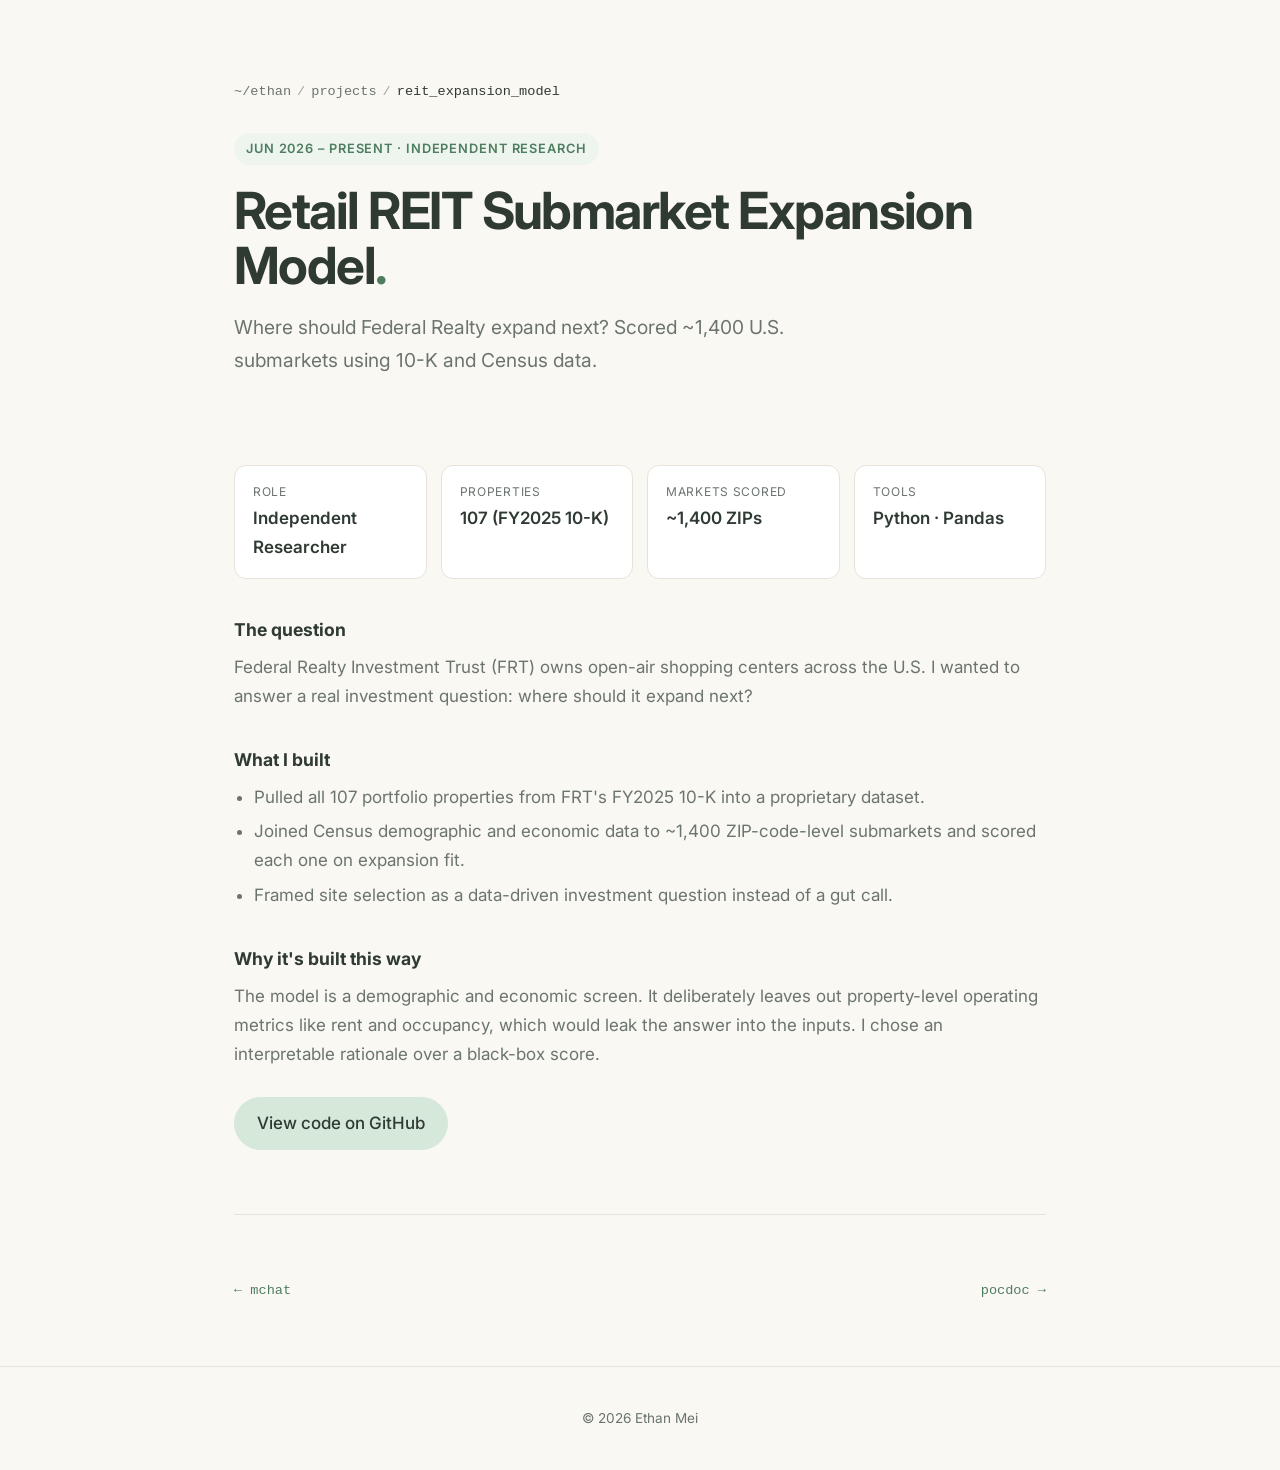
<file: project-reit.html>
<!DOCTYPE html>
<html lang="en">
<head>
  <meta charset="UTF-8">
  <meta name="viewport" content="width=device-width, initial-scale=1.0">
  <title>Retail REIT Submarket Expansion Model — Ethan Mei</title>
  <meta name="description" content="Where should Federal Realty expand next? Scored ~1,400 U.S. submarkets using 10-K and Census data.">
  <link rel="preconnect" href="https://fonts.googleapis.com">
  <link rel="preconnect" href="https://fonts.gstatic.com" crossorigin>
  <link href="https://fonts.googleapis.com/css2?family=Inter:wght@400;500;600;700&family=Special+Elite&display=swap" rel="stylesheet">
  <link rel="stylesheet" href="style.css">
</head>
<body>


  <main>

    <section class="page-header">
      <p class="crumbs"><a href="index.html">~/ethan</a><span class="sep">/</span><a href="index.html#projects">projects</a><span class="sep">/</span><span class="here">reit_expansion_model</span></p>
      <p class="eyebrow">Jun 2026 – Present · Independent Research</p>
      <h1>Retail REIT Submarket Expansion Model<span class="red">.</span></h1>
      <p class="lead">Where should Federal Realty expand next? Scored ~1,400 U.S. submarkets using 10-K and Census data.</p>
    </section>

    <section>
      <div class="facts">
        <div class="fact"><div class="label">Role</div><div class="value">Independent Researcher</div></div>
        <div class="fact"><div class="label">Properties</div><div class="value">107 (FY2025 10-K)</div></div>
        <div class="fact"><div class="label">Markets scored</div><div class="value">~1,400 ZIPs</div></div>
        <div class="fact"><div class="label">Tools</div><div class="value">Python · Pandas</div></div>
      </div>
      <div class="doc-section">
        <h3>The question</h3>
        <p>Federal Realty Investment Trust (FRT) owns open-air shopping centers across the U.S. I wanted to answer a real investment question: where should it expand next?</p>
      </div>
      <div class="doc-section">
        <h3>What I built</h3>
        <ul>
          <li>Pulled all 107 portfolio properties from FRT's FY2025 10-K into a proprietary dataset.</li>
          <li>Joined Census demographic and economic data to ~1,400 ZIP-code-level submarkets and scored each one on expansion fit.</li>
          <li>Framed site selection as a data-driven investment question instead of a gut call.</li>
        </ul>
      </div>
      <div class="doc-section">
        <h3>Why it's built this way</h3>
        <p>The model is a demographic and economic screen. It deliberately leaves out property-level operating metrics like rent and occupancy, which would leak the answer into the inputs. I chose an interpretable rationale over a black-box score.</p>
      </div>
      <div class="buttons"><a class="btn primary" href="https://github.com/WOTBGod" target="_blank">View code on GitHub</a></div>
    </section>

    <section>
      <div class="file-nav">
        <a href="project-mchat.html">← mchat</a>
        <a href="project-pocdoc.html">pocdoc →</a>
      </div>
    </section>

  </main>

  <footer>
    <p>© 2026 Ethan Mei</p>
  </footer>

</body>
</html>
</file>
<file: style.css>
/* ---------- Colors (off-white & pastel green) — tweak these to restyle every page ---------- */
:root {
  --bg: #faf8f3;            /* warm off-white */
  --text: #2f3a33;          /* soft charcoal-green instead of black */
  --muted: #6b746e;
  --border: #e7e3d9;
  --card: #ffffff;
  --accent: #4f7d5f;        /* deeper sage: links, small text (readable on off-white) */
  --accent-soft: #d5e8d9;   /* pastel green: buttons, highlights */
  --accent-softer: #edf5ee; /* very light green: tags, hovers */
  --shadow: 0 2px 10px rgba(47, 58, 51, 0.06);
}

* { box-sizing: border-box; margin: 0; padding: 0; }

html { scroll-behavior: smooth; }

body {
  font-family: "Inter", system-ui, -apple-system, sans-serif;
  background: var(--bg);
  color: var(--text);
  line-height: 1.7;
  font-size: 17px;
}

a { color: var(--accent); text-decoration: none; }
a:hover { text-decoration: underline; }

main {
  max-width: 860px;
  margin: 0 auto;
  padding: 0 24px;
}

section { padding: 64px 0; border-bottom: 1px solid var(--border); }
section:last-child { border-bottom: none; }

h1 { font-size: 3.2rem; line-height: 1.08; letter-spacing: -0.03em; margin-bottom: 18px; }
h1 .red { color: var(--accent); }   /* the period after headings */
h2 {
  display: inline-block;
  font-size: 1.45rem;
  margin-bottom: 26px;
  letter-spacing: -0.01em;
  background: linear-gradient(transparent 60%, var(--accent-soft) 60%);
  padding: 0 4px;
}
h3 { font-size: 1.1rem; }
p + p { margin-top: 12px; }

/* ---------- Nav (shared by all pages) ---------- */
.nav-wrap {
  position: sticky;
  top: 0;
  z-index: 10;
  background: var(--bg);
  border-bottom: 1px solid var(--border);
}
.nav {
  display: flex;
  justify-content: space-between;
  align-items: center;
  max-width: 860px;
  margin: 0 auto;
  padding: 18px 24px;
}
.logo { font-weight: 700; color: var(--text); letter-spacing: -0.01em; }
.logo span { color: var(--accent); }
.logo:hover { text-decoration: none; }
.nav nav a {
  margin-left: 10px;
  color: var(--muted);
  font-size: 0.95rem;
  padding: 6px 14px;
  border-radius: 999px;
  transition: background 0.15s ease, color 0.15s ease;
}
.nav nav a:hover { color: var(--text); background: var(--accent-softer); text-decoration: none; }
.nav nav a.active { color: var(--text); background: var(--accent-soft); }

/* ---------- Page header / hero ---------- */
.hero { padding: 96px 0 72px; }
.page-header { padding: 80px 0 24px; border-bottom: none; }
.eyebrow {
  display: inline-block;
  color: var(--accent);
  background: var(--accent-softer);
  font-weight: 600;
  font-size: 0.8rem;
  text-transform: uppercase;
  letter-spacing: 0.07em;
  padding: 5px 12px;
  border-radius: 999px;
  margin-bottom: 18px;
}
.lead { font-size: 1.2rem; color: var(--muted); max-width: 620px; }

/* ---------- Buttons ---------- */
.buttons { display: flex; gap: 12px; flex-wrap: wrap; margin-top: 28px; }
.btn {
  display: inline-block;
  padding: 11px 22px;
  border: 1px solid var(--border);
  border-radius: 999px;
  background: var(--card);
  color: var(--text);
  font-weight: 500;
  transition: background 0.15s ease, border-color 0.15s ease, transform 0.15s ease;
}
.btn:hover { border-color: var(--accent); text-decoration: none; transform: translateY(-1px); }
.btn.primary { background: var(--accent-soft); border-color: var(--accent-soft); color: var(--text); }
.btn.primary:hover { background: #c3dfc9; border-color: #c3dfc9; }

/* ---------- Project cards ---------- */
.grid {
  display: grid;
  grid-template-columns: repeat(auto-fit, minmax(250px, 1fr));
  gap: 20px;
}
.card {
  background: var(--card);
  border: 1px solid var(--border);
  border-radius: 16px;
  padding: 24px;
  display: flex;
  flex-direction: column;
  gap: 10px;
  box-shadow: var(--shadow);
  transition: transform 0.15s ease, border-color 0.15s ease;
}
.card:hover { transform: translateY(-3px); border-color: var(--accent-soft); }
.card p { color: var(--muted); font-size: 0.95rem; flex-grow: 1; }
.card .when { color: var(--accent); font-size: 0.8rem; font-weight: 600; flex-grow: 0; }

.tags { display: flex; flex-wrap: wrap; gap: 6px; list-style: none; }
.tags li {
  font-size: 0.75rem;
  padding: 4px 11px;
  border-radius: 999px;
  background: var(--accent-softer);
  color: var(--accent);
}

/* ---------- Experience timeline items ---------- */
.item {
  padding-left: 18px;
  border-left: 3px solid var(--border);
  transition: border-color 0.15s ease;
}
.item:hover { border-left-color: var(--accent-soft); }
.item + .item { margin-top: 30px; }
.item-head {
  display: flex;
  justify-content: space-between;
  align-items: baseline;
  gap: 12px;
}
.item-head span { color: var(--muted); font-size: 0.9rem; white-space: nowrap; }
.role { color: var(--accent); font-size: 0.9rem; font-weight: 500; margin: 2px 0 8px; }
.item ul { color: var(--muted); padding-left: 18px; }
.item li + li { margin-top: 6px; }
.item p { color: var(--muted); }

/* ---------- Contact links ---------- */
.contact-grid {
  display: grid;
  grid-template-columns: repeat(auto-fit, minmax(180px, 1fr));
  gap: 14px;
}
.contact-card {
  display: block;
  background: var(--card);
  border: 1px solid var(--border);
  border-radius: 16px;
  padding: 20px;
  color: var(--text);
  box-shadow: var(--shadow);
  transition: background 0.15s ease, transform 0.15s ease;
}
.contact-card:hover { background: var(--accent-softer); transform: translateY(-3px); text-decoration: none; }
.contact-card strong { display: block; margin-bottom: 4px; }
.contact-card span { color: var(--muted); font-size: 0.85rem; word-break: break-all; }

/* ---------- Footer ---------- */
footer {
  text-align: center;
  padding: 40px 24px;
  color: var(--muted);
  font-size: 0.85rem;
  border-top: 1px solid var(--border);
}

/* ---------- Mobile ---------- */
@media (max-width: 600px) {
  h1 { font-size: 2.4rem; }
  .nav { flex-direction: column; gap: 10px; }
  .nav nav a { margin: 0 4px; font-size: 0.9rem; }
  .hero { padding: 64px 0 48px; }
  .page-header { padding: 56px 0 16px; }
  .item-head { flex-direction: column; gap: 0; }
}

/* =====================================================================
   FILING SYSTEM ADD-ONS
   ===================================================================== */
:root {
  --folder-1: #d5e8d9;  /* About */
  --folder-2: #e4eed9;  /* Projects */
  --folder-3: #d6e8e3;  /* Experience */
  --mono: ui-monospace, "SF Mono", Menlo, Consolas, monospace;
}

/* ---------- Breadcrumb path (ethan / projects / ...) ---------- */
.crumbs {
  font-family: var(--mono);
  font-size: 0.85rem;
  color: var(--muted);
  margin-bottom: 18px;
}
.crumbs a { color: var(--muted); }
.crumbs a:hover { color: var(--accent); }
.crumbs .sep { margin: 0 6px; opacity: 0.6; }
.crumbs .here { color: var(--text); }

/* ---------- Quick links under the hero ---------- */
.quick-links { display: flex; gap: 18px; flex-wrap: wrap; margin-top: 22px; font-size: 0.95rem; }
.quick-links a { color: var(--muted); }
.quick-links a:hover { color: var(--accent); }

/* ---------- Files (inside the Projects folder) ---------- */
.files {
  display: grid;
  grid-template-columns: repeat(auto-fit, minmax(300px, 1fr));
  gap: 20px;
}
.file {
  position: relative;
  display: flex;
  flex-direction: column;
  gap: 8px;
  background: var(--card);
  border: 1px solid var(--border);
  border-radius: 12px;
  padding: 26px 24px 22px;
  color: var(--text);
  box-shadow: var(--shadow);
  transition: transform 0.15s ease, border-color 0.15s ease;
}
.file::before {  /* folded corner */
  content: "";
  position: absolute;
  top: -1px; right: -1px;
  width: 30px; height: 30px;
  background: linear-gradient(225deg, var(--bg) 50%, var(--accent-soft) 50%);
  border-bottom-left-radius: 8px;
}
.file:hover { transform: translateY(-3px); border-color: var(--accent-soft); text-decoration: none; color: var(--text); }
.file .fname { font-family: var(--mono); font-size: 0.78rem; color: var(--accent); }
.file p { color: var(--muted); font-size: 0.93rem; flex-grow: 1; }
.file .open { font-size: 0.85rem; color: var(--accent); font-weight: 500; }

/* ---------- Single project page ---------- */
.doc-section + .doc-section { margin-top: 34px; }
.doc-section h3 { margin-bottom: 8px; }
.doc-section p, .doc-section li { color: var(--muted); }
.doc-section ul { padding-left: 20px; }
.doc-section li + li { margin-top: 6px; }
.facts {
  display: grid;
  grid-template-columns: repeat(auto-fit, minmax(150px, 1fr));
  gap: 14px;
  margin-bottom: 36px;
}
.fact {
  background: var(--card);
  border: 1px solid var(--border);
  border-radius: 12px;
  padding: 16px 18px;
}
.fact .label { font-size: 0.75rem; text-transform: uppercase; letter-spacing: 0.06em; color: var(--muted); }
.fact .value { font-weight: 600; margin-top: 2px; }
.file-nav {
  display: flex;
  justify-content: space-between;
  gap: 12px;
  flex-wrap: wrap;
  font-family: var(--mono);
  font-size: 0.85rem;
}

/* ---------- Horizontal timeline (Experience) ---------- */
.timeline-controls { display: flex; justify-content: space-between; align-items: center; margin-bottom: 8px; }
.timeline-controls .hint { color: var(--muted); font-size: 0.85rem; }
.arrows { display: flex; gap: 8px; }
.arrow {
  width: 40px; height: 40px;
  border-radius: 50%;
  border: 1px solid var(--border);
  background: var(--card);
  color: var(--text);
  font-size: 1.1rem;
  cursor: pointer;
  transition: background 0.15s ease;
}
.arrow:hover { background: var(--accent-soft); }

.timeline {
  display: flex;
  gap: 24px;
  overflow-x: auto;
  scroll-snap-type: x mandatory;
  scroll-behavior: smooth;
  padding: 20px 4px 28px;
  scrollbar-width: thin;
  scrollbar-color: var(--accent-soft) transparent;
}
.t-item {
  position: relative;
  flex: 0 0 300px;
  scroll-snap-align: start;
  padding-top: 40px;
}
.t-item::before {   /* the line */
  content: "";
  position: absolute;
  top: 11px; left: 0; right: -24px;
  height: 2px;
  background: var(--border);
}
.t-item:last-child::before { right: 0; }
.t-dot {
  position: absolute;
  top: 4px; left: 0;
  width: 16px; height: 16px;
  border-radius: 50%;
  background: var(--accent-soft);
  border: 2px solid var(--accent);
}
.t-date {
  position: absolute;
  top: 2px; left: 26px;
  font-family: var(--mono);
  font-size: 0.8rem;
  color: var(--accent);
}
.t-card {
  height: 100%;
  background: var(--card);
  border: 1px solid var(--border);
  border-radius: 14px;
  padding: 20px;
  box-shadow: var(--shadow);
}
.t-card h3 { font-size: 1.02rem; }
.t-card .role { margin: 2px 0 10px; }
.t-card ul { color: var(--muted); font-size: 0.9rem; padding-left: 18px; }
.t-card li + li { margin-top: 6px; }
.t-tag {
  display: inline-block;
  font-size: 0.7rem;
  padding: 3px 10px;
  border-radius: 999px;
  background: var(--accent-softer);
  color: var(--accent);
  margin-bottom: 10px;
}

@media (max-width: 600px) {
  .t-item { flex-basis: 260px; }
}

/* =====================================================================
   FILING CABINET (home page)
   ===================================================================== */
:root {
  --metal-hi: #d3dcd5;
  --metal: #b9c6bc;
    --label-font: "Special Elite", var(--mono);
  --manila: #efe6c8;
  --fold-about: #d5e8d9;
  --fold-proj: #efe6c8;
  --fold-exp: #cfe3dc;
  --fold-resume: #e6ecd6;
  --fold-connect: #dcebe0;
}

.cabinet-section { padding-top: 24px; }
.cabinet-hint {
  text-align: center;
  color: var(--muted);
  font-size: 0.9rem;
  margin-bottom: 44px;
}

.cabinet {
  max-width: 620px;
  margin: 0 auto;

}

/* ----- the pulled-out drawer ----- */
.drawer {
  position: relative;
  height: 440px;
}
.drawer-back {           /* dark inside of the drawer, in slight perspective */
  position: absolute;
  left: 3%; right: 3%;
  top: 62px; bottom: 120px;
  background: linear-gradient(#7f8f84, #a6b4aa);
  clip-path: polygon(5% 0, 95% 0, 100% 100%, 0 100%);
  border-radius: 4px;
}

/* folders standing in the drawer */
.f-in {
  --c: var(--fold-about);
  --lift: 0px;
  position: absolute;
  left: 5%; right: 5%;
  height: 190px;
  bottom: calc(96px + var(--depth) * 28px);
  border: none;
  background: none;
  padding: 0;
  cursor: pointer;
  transform: translateY(var(--lift));
  transition: transform 0.25s cubic-bezier(.2,.8,.3,1.2);
  font: inherit;
}
.f-in .f-body {
  position: absolute;
  inset: 0;
  background: var(--c);
  border-radius: 4px 4px 0 0;
  box-shadow: 0 -1px 0 rgba(0,0,0,0.06), 0 -6px 14px rgba(47,58,51,0.10);
}
.f-in .f-tab {
  position: absolute;
  bottom: 100%;
  left: var(--tab-x);
  width: 20%;
  height: 34px;
  background: var(--c);
  border-radius: 8px 8px 0 0;
  display: flex;
  align-items: center;
  justify-content: center;
  font-family: var(--label-font);
  font-size: 0.82rem;
  white-space: nowrap;
  color: var(--text);
  box-shadow: 0 -3px 6px rgba(47,58,51,0.08);
}
.f-in .f-tab::after {     /* little white label sticker */
  content: "";
  position: absolute;
  inset: 6px 10px;
  background: rgba(255,255,255,0.55);
  border-radius: 3px;
  z-index: -1;
}
.f-in .f-tab span { position: relative; z-index: 1; }

.f-in.about   { --c: var(--fold-about);   --depth: 0; --tab-x: 1%;  z-index: 5; }
.f-in.proj    { --c: var(--fold-proj);    --depth: 1; --tab-x: 20.5%; z-index: 4; }
.f-in.exp     { --c: var(--fold-exp);     --depth: 2; --tab-x: 40%; z-index: 3; }
.f-in.resume  { --c: var(--fold-resume);  --depth: 3; --tab-x: 59.5%; z-index: 2; }
.f-in.connect { --c: var(--fold-connect); --depth: 4; --tab-x: 79%; z-index: 1; }

.f-in:hover, .f-in:focus-visible { --lift: -30px; outline: none; }
.f-in:hover .f-tab, .f-in:focus-visible .f-tab { color: var(--accent); }
.f-in .peek {               /* "click to open" that appears on hover */
  position: absolute;
  top: 10px; left: var(--tab-x);
  width: 20%;
  text-align: center;
  font-size: 0.72rem;
  color: var(--muted);
  opacity: 0;
  transition: opacity 0.2s ease;
}
.f-in:hover .peek, .f-in:focus-visible .peek { opacity: 1; }

/* drawer front panel */
.drawer-front {
  position: absolute;
  /* shadow lives here (cheap box-shadow instead of a filter on the whole cabinet) */
  left: 0; right: 0; bottom: 0;
  height: 130px;
  z-index: 10;
  background: linear-gradient(180deg, var(--metal-hi), var(--metal) 55%, #a9b8ad);
  border-radius: 8px;
  box-shadow: inset 0 2px 0 rgba(255,255,255,0.6), inset 0 -3px 0 rgba(0,0,0,0.08), 0 14px 24px rgba(47,58,51,0.12);
  display: flex;
  flex-direction: column;
  align-items: center;
  justify-content: center;
  gap: 16px;
}
.label-holder {
  background: linear-gradient(#e9eee9, #c9d1cb);
  padding: 4px;
  border-radius: 4px;
  box-shadow: inset 0 1px 2px rgba(0,0,0,0.25);
}
.label-holder span {
  display: block;
  background: #fbf7ea;
  padding: 4px 18px;
  font-family: var(--label-font);
  font-size: 0.85rem;
  color: var(--text);
  letter-spacing: 0.08em;
  border-radius: 2px;
  min-width: 120px;
  text-align: center;
}
.handle {
  width: 150px;
  height: 18px;
  border-radius: 10px;
  background: linear-gradient(#f2f4f2, #b7c0b9);
  box-shadow: 0 3px 4px rgba(0,0,0,0.18), inset 0 1px 0 #fff;
}

/* closed drawers underneath */
.cabinet-body {
  background: linear-gradient(180deg, #a9b8ad, #9aa99e);
  border-radius: 0 0 10px 10px;
  margin: 0 2%;
  padding: 14px 4% 18px;
}
.closed-drawer {
  height: 96px;
  background: linear-gradient(180deg, var(--metal-hi), var(--metal));
  border-radius: 6px;
  box-shadow: inset 0 2px 0 rgba(255,255,255,0.5);
  display: flex;
  flex-direction: column;
  align-items: center;
  justify-content: center;
  gap: 12px;
}
.closed-drawer + .closed-drawer { margin-top: 12px; }
.closed-drawer .label-holder span { color: var(--muted); }
.closed-drawer .handle { width: 120px; height: 14px; }

/* =====================================================================
   OPENED FOLDER (overlay)
   ===================================================================== */
.overlay {
  position: fixed;
  inset: 0;
  z-index: 100;
  overscroll-behavior: contain;
  display: none;
  align-items: flex-start;
  justify-content: center;
  padding: 70px 20px 30px;
  overflow-y: auto;
}
.overlay.show { display: flex; }
.scrim {
  position: fixed;
  inset: 0;
  background: rgba(47, 58, 51, 0.45);
  animation: fadeIn 0.25s ease;
}
.ofolder {
  display: none;
  position: relative;
  width: 100%;
  max-width: 900px;
  perspective: 2000px;
}
.ofolder.show { display: block; }
.o-tab {
  position: relative;
  display: inline-block;
  margin-left: var(--tab-x, 6%);
  padding: 8px 28px;
  background: var(--c);
  border-radius: 10px 10px 0 0;
  font-family: var(--label-font);
  font-size: 1.05rem;
  color: var(--text);
}
.o-back {
  position: relative;
  background: var(--c);
  border-radius: 0 12px 12px 12px;
  padding: 22px;
  box-shadow: 0 16px 32px rgba(47,58,51,0.22);
}
.ofolder.about { --c: var(--fold-about); --tab-x: 4%; }
.ofolder.proj  { --c: var(--fold-proj);  --tab-x: 20%; }
.ofolder.exp   { --c: var(--fold-exp);   --tab-x: 62%; }

.o-paper {
  background: #fffdf8;
  border-radius: 6px;
  padding: 34px 40px;
  box-shadow: 0 2px 6px rgba(47,58,51,0.10);
}
.o-paper > section { padding: 28px 0; }
.o-paper > section:first-child { padding-top: 0; }
.o-paper h1 { font-size: 2.4rem; }

.o-cover {                 /* front flap that swings open */
  position: absolute;
  left: 0; right: 0; bottom: 0;
  top: 37px;
  background: var(--c);
  border-radius: 0 12px 12px 12px;
  transform-origin: left center;
  backface-visibility: hidden;
  display: flex;
  align-items: center;
  justify-content: center;
  font-family: var(--label-font);
  font-size: 2rem;
  color: rgba(47,58,51,0.55);
  box-shadow: inset 0 0 0 1px rgba(0,0,0,0.04);
  pointer-events: none;
}
.ofolder.show .o-cover { animation: flapOpen 0.75s cubic-bezier(.5,0,.2,1) forwards; }
.ofolder.show .o-back  { animation: riseIn 0.4s ease both; }
.ofolder.show .o-paper { animation: paperIn 0.6s 0.25s ease both; }

.close-btn {
  position: absolute;
  top: -44px; right: 0;
  width: 38px; height: 38px;
  border-radius: 50%;
  border: none;
  background: var(--card);
  color: var(--text);
  font-size: 1.3rem;
  cursor: pointer;
  box-shadow: var(--shadow);
}
.close-btn:hover { background: var(--accent-soft); }

@keyframes flapOpen {
  0%   { transform: rotateY(0deg); opacity: 1; }
  80%  { opacity: 1; }
  100% { transform: rotateY(-175deg); opacity: 0; }
}
@keyframes riseIn  { from { transform: translateY(40px) scale(0.97); opacity: 0; } to { transform: none; opacity: 1; } }
@keyframes paperIn { from { transform: translateY(14px); opacity: 0; } to { transform: none; opacity: 1; } }
@keyframes fadeIn  { from { opacity: 0; } to { opacity: 1; } }

body.locked { overflow: hidden; }

@media (max-width: 600px) {
  .drawer { height: 320px; }
  .cabinet-hint { margin-bottom: 64px; }
  .f-in .f-tab { font-size: 0.78rem; width: 31%; }
  .f-in .peek { display: none; }
  .o-paper { padding: 24px 18px; }
  .o-back { padding: 12px; }
  .o-tab { font-size: 0.9rem; padding: 6px 16px; }
  .o-cover { top: 33px; }
}
@media (prefers-reduced-motion: reduce) {
  .ofolder.show .o-cover { animation: none; display: none; }
  .ofolder.show .o-back, .ofolder.show .o-paper { animation: none; }
}

/* ---------- Resume folder ---------- */
.resume-frame {
  width: 100%;
  height: 75vh;
  border: 1px solid var(--border);
  border-radius: 6px;
  background: #fff;
  margin-top: 20px;
}
/* ---------- Connect folder ---------- */
.contact-card .sub { display: block; color: var(--muted); font-size: 0.85rem; word-break: break-all; }

@media (max-width: 600px) {
  .drawer { height: 400px; }
  .f-in .f-tab { font-size: 0.56rem; width: 19.5%; letter-spacing: -0.02em; }
  .resume-frame { height: 60vh; }
  .nav nav a { padding: 5px 8px; margin: 0 1px; font-size: 0.82rem; }
  .nav nav { display: flex; flex-wrap: wrap; justify-content: center; }
}

/* opened-folder colors + tab positions (match the tabs in the drawer) */
.ofolder.about   { --c: var(--fold-about);   --tab-x: 2%; }
.ofolder.proj    { --c: var(--fold-proj);    --tab-x: 20%; }
.ofolder.exp     { --c: var(--fold-exp);     --tab-x: 40%; }
.ofolder.resume  { --c: var(--fold-resume);  --tab-x: 58%; }
.ofolder.connect { --c: var(--fold-connect); --tab-x: 70%; }
</file>
